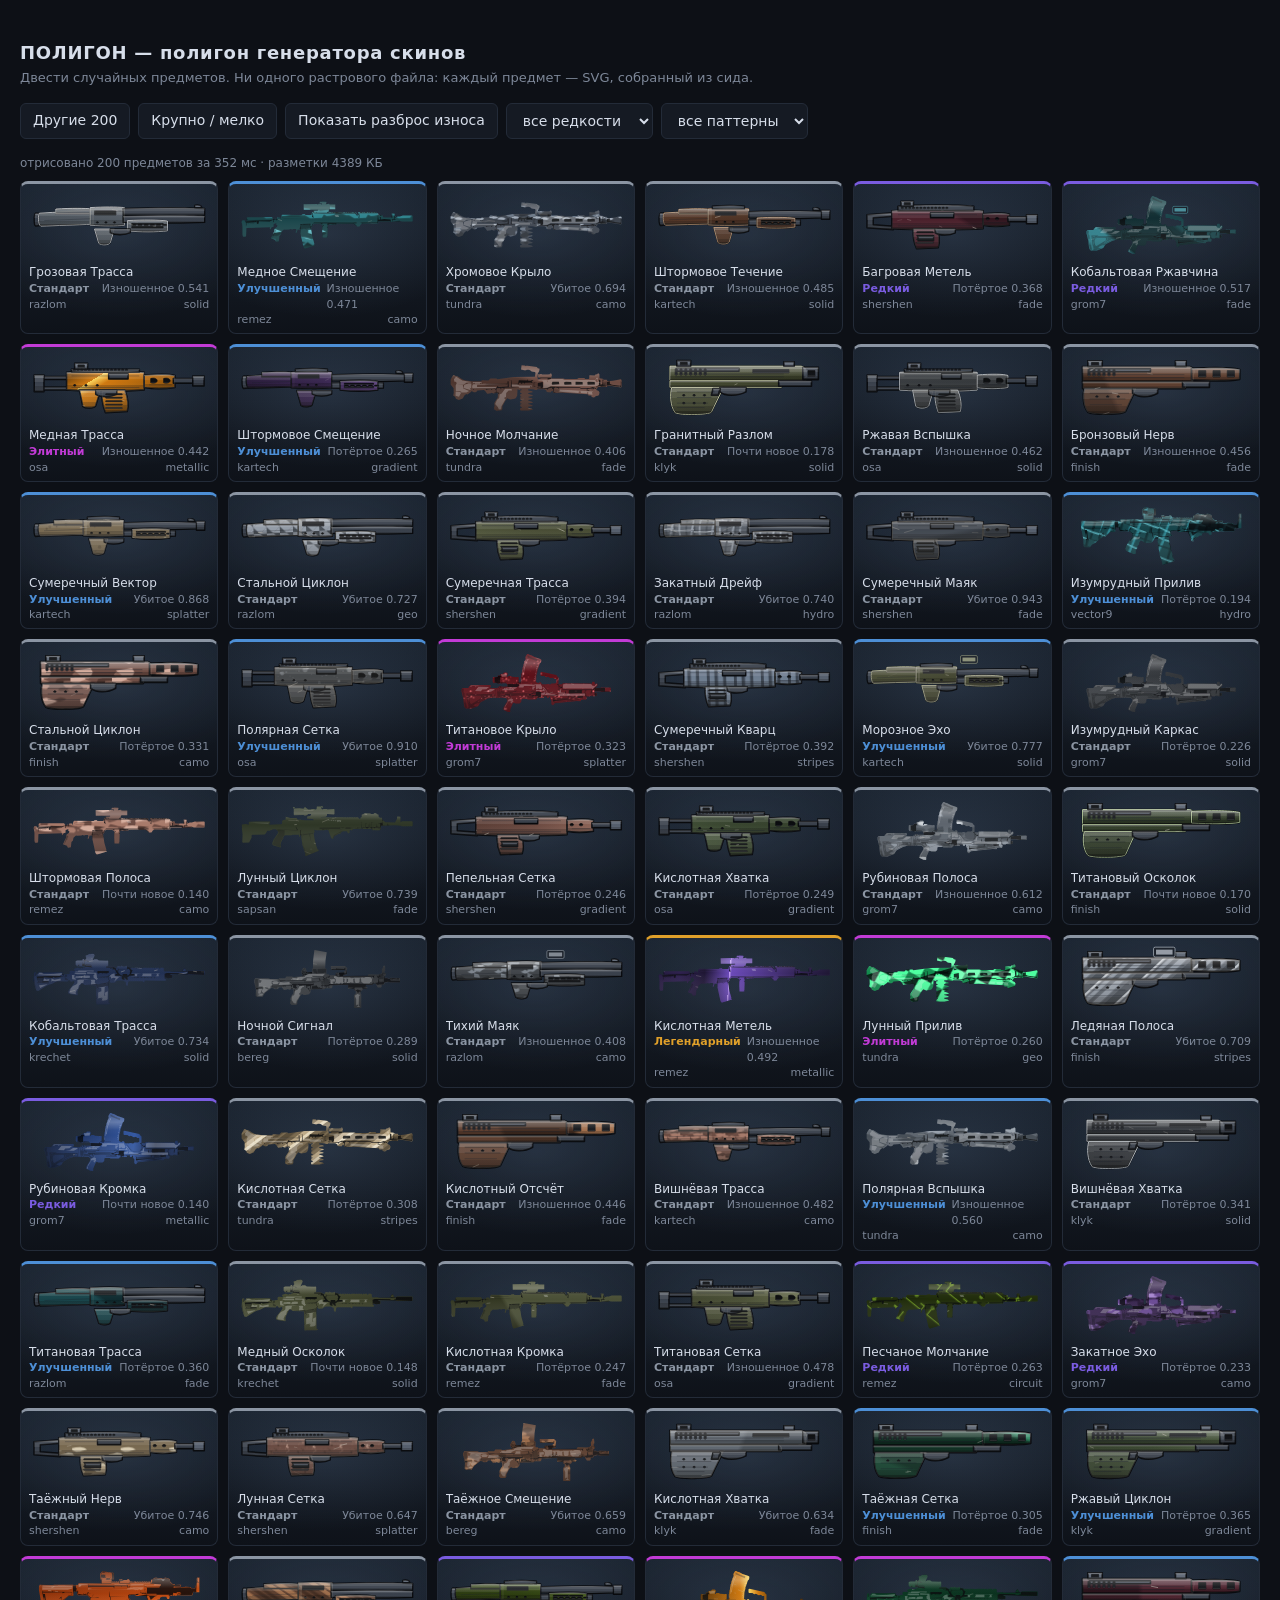
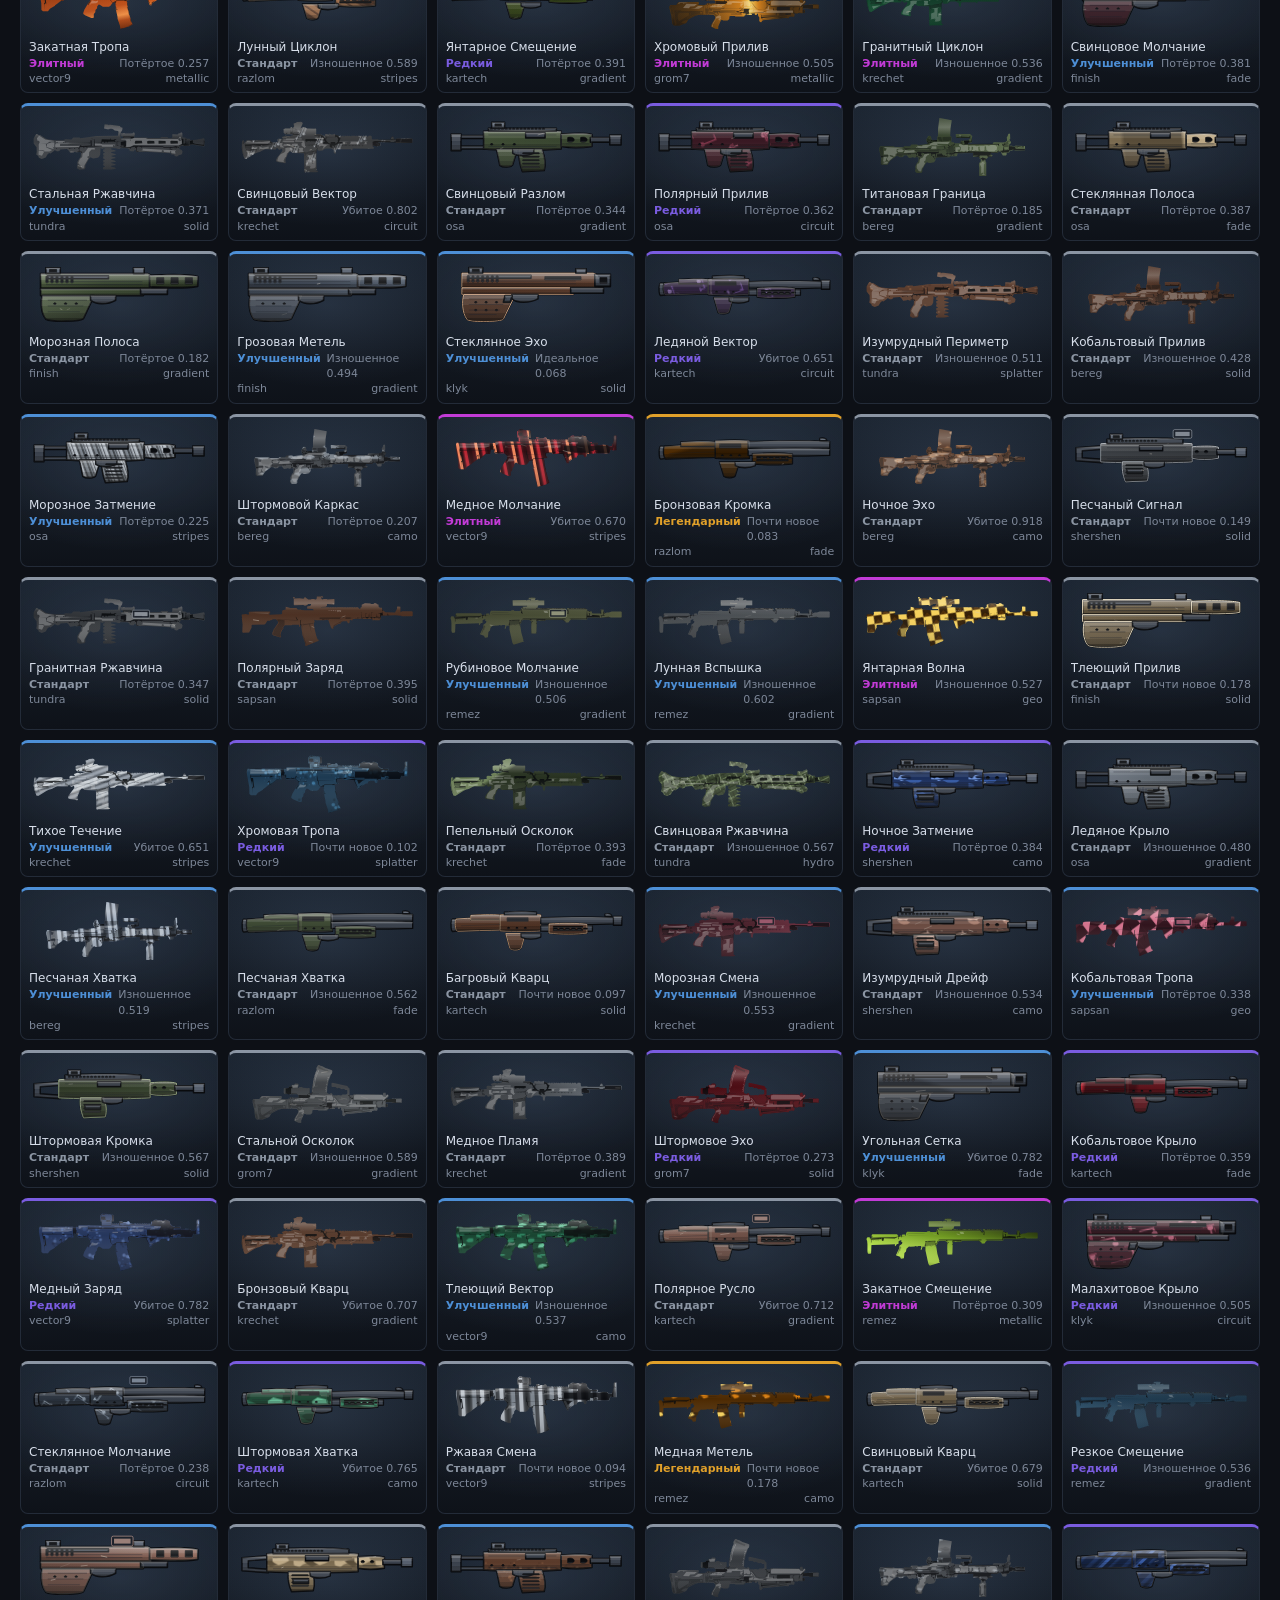
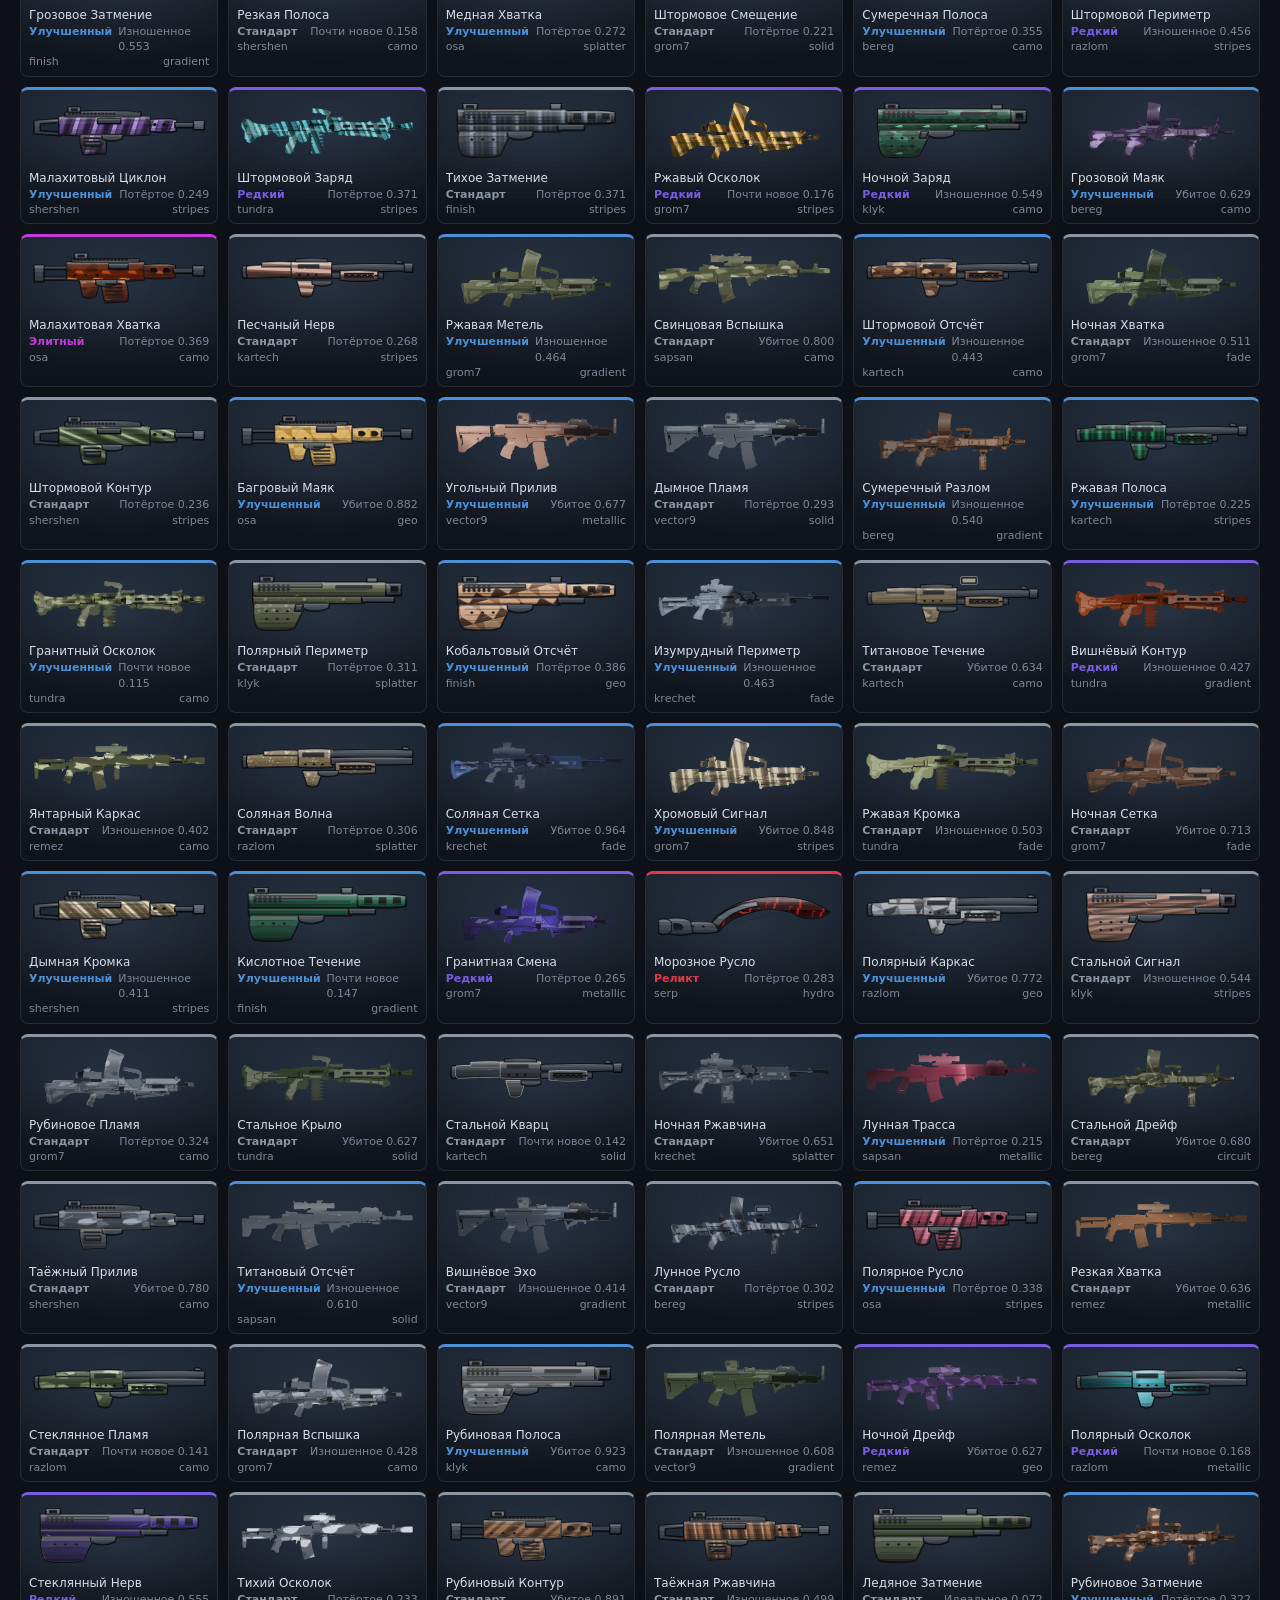
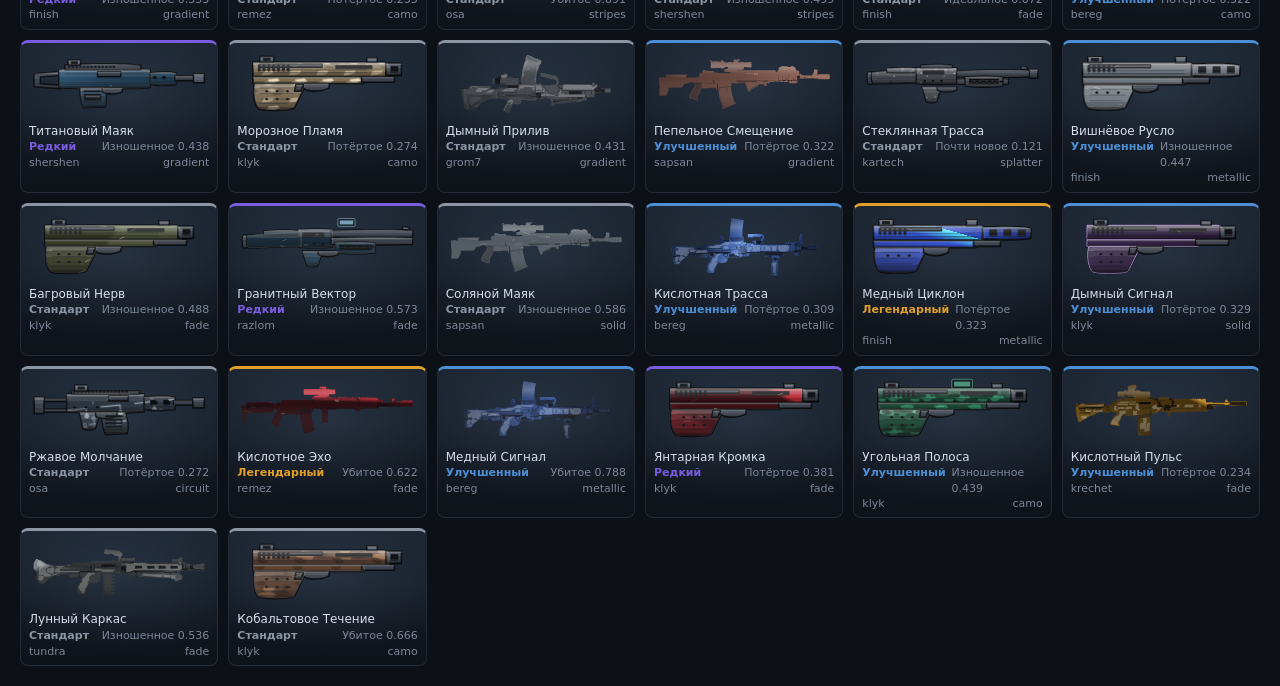
<file: polygon-cases/tools/gallery.html>
<!DOCTYPE html>
<html lang="ru">
<head>
<meta charset="utf-8">
<title>ПОЛИГОН — полигон генератора скинов</title>
<style>
  :root {
    --bg: #0d1016;
    --panel: #151a23;
    --line: #232b38;
    --text: #d7deea;
    --dim: #7d8798;
  }
  * { box-sizing: border-box; }
  body {
    margin: 0; padding: 20px;
    background: var(--bg); color: var(--text);
    font: 14px/1.4 system-ui, -apple-system, "Segoe UI", Roboto, sans-serif;
  }
  h1 { font-size: 18px; margin: 0 0 4px; letter-spacing: .04em; }
  .sub { color: var(--dim); margin: 0 0 16px; font-size: 13px; }
  .bar { display: flex; gap: 8px; flex-wrap: wrap; margin-bottom: 16px; }
  button, select {
    background: var(--panel); color: var(--text);
    border: 1px solid var(--line); border-radius: 6px;
    padding: 7px 12px; font: inherit; cursor: pointer;
  }
  button:hover { border-color: #3b4759; }
  .grid {
    display: grid; gap: 10px;
    grid-template-columns: repeat(auto-fill, minmax(180px, 1fr));
  }
  .item {
    background:
      radial-gradient(120% 90% at 50% 34%, rgba(120,150,190,.16), rgba(0,0,0,0) 62%),
      linear-gradient(180deg, #1b2430, #0e1219);
    border: 1px solid var(--line);
    border-top: 3px solid var(--rar, #555);
    border-radius: 8px; padding: 8px 8px 6px;
    display: flex; flex-direction: column;
  }
  .item .skin { width: 100%; height: 66px; display: block; }
  .name { font-size: 12px; margin-top: 6px; white-space: nowrap; overflow: hidden; text-overflow: ellipsis; }
  .meta { color: var(--dim); font-size: 11px; display: flex; justify-content: space-between; gap: 6px; }
  .meta b { color: var(--rar); font-weight: 600; }
  .big .item .skin { height: 150px; }
  .big .grid { grid-template-columns: repeat(auto-fill, minmax(360px, 1fr)); }
  .stat { color: var(--dim); font-size: 12px; margin-bottom: 10px; }
</style>
</head>
<body>

<h1>ПОЛИГОН — полигон генератора скинов</h1>
<p class="sub">Двести случайных предметов. Ни одного растрового файла: каждый предмет — SVG, собранный из сида.</p>

<div class="bar">
  <button id="reroll">Другие 200</button>
  <button id="toggleBig">Крупно / мелко</button>
  <button id="toggleWear">Показать разброс износа</button>
  <select id="filter">
    <option value="">все редкости</option>
    <option value="0">Стандарт</option>
    <option value="1">Улучшенный</option>
    <option value="2">Редкий</option>
    <option value="3">Элитный</option>
    <option value="4">Легендарный</option>
    <option value="5">Реликт</option>
  </select>
  <select id="pattern">
    <option value="">все паттерны</option>
  </select>
</div>

<div class="stat" id="stat"></div>
<div class="grid" id="grid"></div>

<script src="../game/core/rng.js"></script>
<script src="../game/data/naming.js"></script>
<script src="../game/data/palettes.js"></script>
<script src="../game/data/weapons.js"></script>
<script src="../game/data/weapons-traced.js"></script>
<script src="../game/core/skingen.js"></script>
<script src="../game/core/skinrender.js"></script>
<script>
(function () {
  'use strict';

  document.body.insertAdjacentHTML('afterbegin', PG.SkinRender.pageDefs());

  var RARITY_NAMES = ['Стандарт', 'Улучшенный', 'Редкий', 'Элитный', 'Легендарный', 'Реликт'];
  var WEAR_NAMES = { pristine: 'Идеальное', mint: 'Почти новое', worn: 'Потёртое', battered: 'Изношенное', ruined: 'Убитое' };

  var grid = document.getElementById('grid');
  var stat = document.getElementById('stat');
  var base = 1;
  var wearMode = false;

  PG.SkinGen.PATTERNS.forEach(function (p) {
    var o = document.createElement('option');
    o.value = p; o.textContent = p;
    document.getElementById('pattern').appendChild(o);
  });

  function render() {
    var t0 = performance.now();
    var rarityFilter = document.getElementById('filter').value;
    var patternFilter = document.getElementById('pattern').value;
    var html = [];
    var shown = 0;
    var i = 0;
    var guard = 0;

    while (shown < 200 && guard < 20000) {
      guard++;
      var seed = base * 100003 + i;
      i++;
      var opts = {};
      /* режим разброса износа: один дизайн, разные float */
      if (wearMode) {
        seed = base * 100003 + Math.floor(shown / 5);
        opts.float = (shown % 5) * 0.245 + 0.02;
      }
      var skin = PG.SkinGen.generateSkin(seed, opts);
      if (rarityFilter !== '' && skin.rarity !== +rarityFilter) continue;
      if (patternFilter !== '' && skin.patternId !== patternFilter) continue;
      shown++;

      var color = PG.PALETTES.rarityColors[skin.rarity];
      html.push(
        '<div class="item" style="--rar:' + color + '">' +
        PG.SkinRender.svg(skin, { detail: document.body.classList.contains('big'), uid: 'x' + shown }) +
        '<div class="name">' + skin.name + '</div>' +
        '<div class="meta"><b>' + RARITY_NAMES[skin.rarity] + '</b><span>' +
        WEAR_NAMES[skin.wear] + ' ' + skin.float.toFixed(3) + '</span></div>' +
        '<div class="meta"><span>' + skin.weaponId + '</span><span>' + skin.patternId + '</span></div>' +
        '</div>'
      );
    }

    grid.innerHTML = html.join('');
    var t1 = performance.now();
    stat.textContent = 'отрисовано ' + shown + ' предметов за ' + Math.round(t1 - t0) + ' мс · ' +
      'разметки ' + Math.round(grid.innerHTML.length / 1024) + ' КБ';
  }

  document.getElementById('reroll').onclick = function () { base++; render(); };
  document.getElementById('toggleBig').onclick = function () {
    document.body.classList.toggle('big');
    render();
  };
  document.getElementById('toggleWear').onclick = function () { wearMode = !wearMode; render(); };
  document.getElementById('filter').onchange = render;
  document.getElementById('pattern').onchange = render;

  render();
  window.PGGallery = { render: render };
})();
</script>
</body>
</html>
</file>
